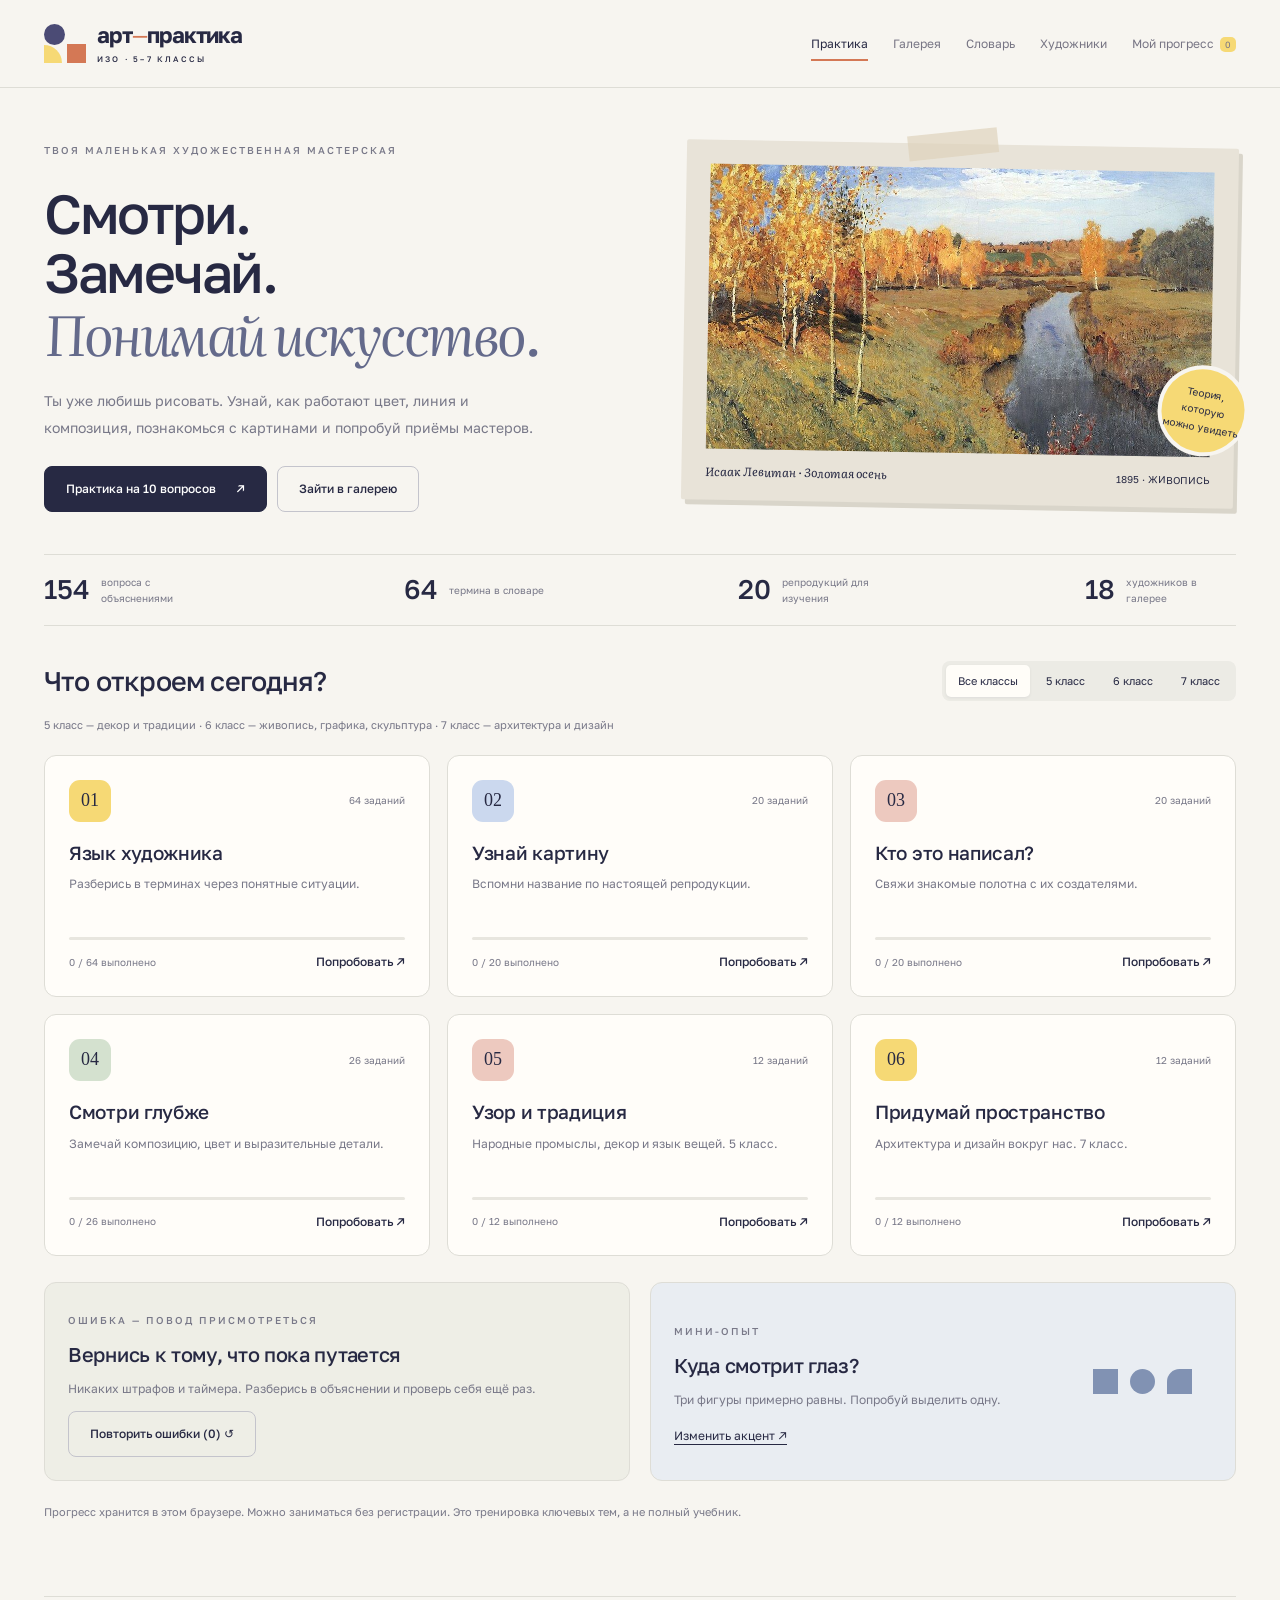
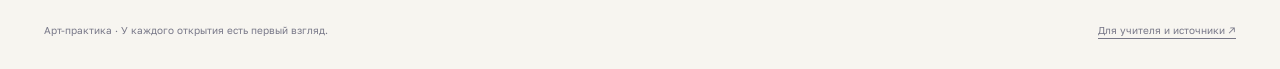
<file: index.html>
<!doctype html><html lang="ru"><head><meta charset="utf-8"><meta name="viewport" content="width=device-width,initial-scale=1"><meta name="theme-color" content="#262944"><meta name="description" content="ИЗО для 5–7 классов: художественные термины, известные картины и художники. Короткие тренировки, галерея, объяснения и повторение ошибок."><title>Арт-практика · Смотри. Замечай. Понимай.</title><link rel="stylesheet" href="style.css"><script defer src="content.js"></script><script defer src="sources.js"></script><script defer src="app.js?v=2"></script></head><body><header><a href="#" class="brand" id="brand"><span class="brand-icon"><i></i><i></i><i></i></span><span>арт<span class="brand-hyphen">—</span>практика<small>ИЗО · 5–7 КЛАССЫ</small></span></a><nav aria-label="Основная навигация"><button data-page="home" class="nav-button active">Практика</button><button data-page="gallery" class="nav-button">Галерея</button><button data-page="dictionary" class="nav-button">Словарь</button><button data-page="artists" class="nav-button">Художники</button><button data-page="stats" class="nav-button">Мой прогресс <span id="nav-dot"></span></button></nav></header><main id="app"></main><footer><span>Арт-практика · У каждого открытия есть первый взгляд.</span><button class="link-button" id="aboutBtn">Для учителя и источники ↗</button></footer><dialog id="modal"><button class="close" id="closeModal" aria-label="Закрыть">×</button><div id="modalBody"></div></dialog><div id="toast" role="status"></div></body></html>
</file>
<file: style.css>
@import url('https://fonts.googleapis.com/css2?family=Golos+Text:wght@400;500;600;700;800&family=Literata:opsz,wght@7..72,400;7..72,500&display=swap');
:root{--ink:#272943;--muted:#787888;--paper:#f7f5f0;--line:#deddd6;--yellow:#f6d975;--blue:#cbd8ee;--pink:#edc9bf;--green:#d4e1cf;--purple:#4b4b75;--orange:#d47855}*{box-sizing:border-box}body{margin:0;background:var(--paper);color:var(--ink);font:15px/1.65 'Golos Text',Arial,sans-serif}button,input,select,textarea{font:inherit}button{cursor:pointer;color:inherit}button:disabled{cursor:default}a{color:inherit;text-underline-offset:3px}header{max-width:1320px;margin:auto;padding:23px 44px;display:flex;align-items:center;justify-content:space-between;gap:20px;border-bottom:1px solid var(--line)}.brand{display:flex;align-items:center;gap:11px;text-decoration:none;line-height:1.1;font-weight:700;font-size:22px;letter-spacing:-1px;white-space:nowrap}.brand small{display:block;font-size:8px;font-weight:500;letter-spacing:2.2px;margin-top:8px}.brand-hyphen{font-weight:400;color:var(--orange)}.brand-icon{width:42px;height:39px;position:relative}.brand-icon i{position:absolute;display:block}.brand-icon i:nth-child(1){width:21px;height:21px;background:var(--purple);border-radius:50%;left:0;top:0}.brand-icon i:nth-child(2){width:19px;height:19px;background:var(--orange);right:0;bottom:0}.brand-icon i:nth-child(3){width:18px;height:18px;background:var(--yellow);left:0;bottom:0;border-radius:0 18px 0 0}nav{display:flex;gap:25px;align-items:center}.nav-button{font-size:12px;background:none;border:0;padding:9px 0;position:relative;color:#777584;white-space:nowrap}.nav-button.active{color:var(--ink)}.nav-button.active:after{content:'';position:absolute;bottom:1px;left:0;right:0;height:2px;background:var(--orange)}#nav-dot{background:var(--yellow);font-size:9px;padding:2px 5px;border-radius:5px;margin-left:3px}main{max-width:1232px;margin:auto;padding-bottom:65px;min-height:74vh}.eyebrow{font-size:10px;font-weight:500;letter-spacing:2px;text-transform:uppercase;color:var(--muted)}h1{font-size:clamp(38px,4.3vw,61px);font-weight:500;line-height:1.08;letter-spacing:-2.5px;margin:23px 0}h1 em{font-family:'Literata',Georgia,serif;font-weight:400;color:#646a8b}h2{font-size:27px;font-weight:500;letter-spacing:-.8px;line-height:1.3;margin:10px 0 20px}h3{font-size:18px;font-weight:500;letter-spacing:-.3px;line-height:1.35;margin:10px 0}p{margin:10px 0}.muted{color:var(--muted)}.hero{display:grid;grid-template-columns:1.04fr 1fr;gap:65px;padding:48px 0 42px;align-items:center}.hero-lead{font-size:14px;color:var(--muted);max-width:490px;line-height:1.9}.hero-actions{display:flex;gap:10px;flex-wrap:wrap;margin-top:25px}.btn{border:1px solid var(--ink);background:var(--ink);color:#fff;border-radius:8px;padding:13px 21px;font-size:12px;font-weight:500;display:inline-flex;justify-content:center;align-items:center;gap:20px;text-decoration:none;line-height:1.5}.btn:hover{background:#41445e}.btn.secondary{color:var(--ink);background:transparent;border-color:#c4c4cc}.btn.secondary:hover{background:#eae9ef}.btn:disabled{opacity:.4}.hero-art{padding:24px 24px 18px;background:#e8e3d8;position:relative;transform:rotate(1deg);border-radius:2px;box-shadow:4px 5px 0 #d9d5ca;max-width:100%}.hero-art:before{content:'';width:90px;height:25px;background:#ded3bbaa;position:absolute;top:-12px;left:40%;transform:rotate(-7deg);z-index:1}.hero-art img{width:100%;height:285px;object-fit:cover;display:block}.hero-caption{display:flex;justify-content:space-between;align-items:center;gap:10px;font-size:10px;margin-top:13px}.hero-caption i{font-family:'Literata',Georgia,serif;font-size:12px}.hero-sticker{position:absolute;right:-14px;bottom:52px;border-radius:50%;width:91px;height:91px;background:var(--yellow);display:flex;align-items:center;justify-content:center;text-align:center;font-size:10px;line-height:1.7;transform:rotate(10deg);border:4px solid var(--paper)}.metrics{display:flex;justify-content:space-between;gap:20px;border-top:1px solid var(--line);border-bottom:1px solid var(--line);padding:19px 0;margin-bottom:35px}.metric{display:flex;align-items:center;gap:11px}.metric b{font-size:27px;font-weight:500;line-height:1.1}.metric span{font-size:10px;color:var(--muted);line-height:1.6;max-width:110px}.section-head{display:flex;justify-content:space-between;align-items:center;gap:20px;margin:25px 0 22px}.section-head h2{margin:0}.grade-filter,.segmented{display:flex;gap:4px;background:#ecebe5;border-radius:8px;padding:4px}.grade-filter button,.segmented button{border:0;background:none;border-radius:5px;padding:7px 12px;font-size:11px;white-space:nowrap}.grade-filter button.on,.segmented button.on{background:#fffdf8;box-shadow:0 1px 3px #27294312}.modules{display:grid;grid-template-columns:repeat(3,1fr);gap:17px}.module{border:1px solid var(--line);border-radius:12px;background:#fffdf9;padding:24px;display:flex;flex-direction:column;transition:transform .2s,box-shadow .2s}.module:hover{transform:translateY(-3px);box-shadow:0 7px 15px #27294309}.module-top{display:flex;justify-content:space-between;align-items:center;margin-bottom:18px}.module-icon{width:42px;height:42px;border-radius:11px;display:flex;align-items:center;justify-content:center;font-family:Georgia,serif;font-size:18px}.yellow{background:var(--yellow)}.blue{background:var(--blue)}.pink{background:var(--pink)}.green{background:var(--green)}.module-count{font-size:10px;color:var(--muted)}.module p{font-size:12px;line-height:1.8;color:var(--muted);margin:0 0 20px;min-height:44px}.module h3{font-size:19px;margin:0 0 8px}.module-footer{display:flex;justify-content:space-between;align-items:center;margin-top:auto;font-size:10px;color:var(--muted)}.module-footer button,.link-button{border:0;background:none;padding:0;font-size:12px;color:var(--ink);text-decoration:underline;text-underline-offset:4px}.module-footer button{font-weight:500;text-decoration:none}.bar{height:3px;background:#e8e6df;border-radius:3px;margin:0 0 12px}.bar i{height:100%;display:block;background:#777b9f;border-radius:3px}.below-grid{display:grid;grid-template-columns:1fr 1fr;gap:20px;margin-top:26px}.repeat-box,.lab-box{border:1px solid var(--line);border-radius:12px;padding:23px;background:#eeeee6}.repeat-box h3,.lab-box h3{font-size:20px}.repeat-box p,.lab-box p{font-size:12px;color:var(--muted);line-height:1.9}.lab-box{background:#e9edf2;display:grid;grid-template-columns:1fr 140px;gap:12px;align-items:center}.lab-shapes{display:flex;gap:12px;align-items:center;justify-content:center;min-height:85px}.lab-shapes span{background:#8192b3;display:block;width:25px;height:25px;transition:all .4s}.lab-shapes span:nth-child(2){border-radius:50%}.lab-shapes span:nth-child(3){border-radius:50% 0 0 0}.lab-shapes.accent span:nth-child(2){width:45px;height:45px;background:#db7551}.lab-shapes.warm span{background:#db7551}.lab-shapes.warm span:nth-child(2){background:#eab752}.lab-shapes.warm span:nth-child(3){background:#b35a54}.small{font-size:11px}.page-head{padding:37px 0 20px;display:flex;justify-content:space-between;align-items:end;gap:25px}.page-head h1{font-size:44px;margin:14px 0}.page-head p{font-size:13px;color:var(--muted);max-width:650px}.search-row{display:flex;gap:14px;align-items:center;margin:12px 0 25px}.search{border:1px solid #d0d0d8;border-radius:9px;background:#fffdf9;padding:12px 16px;color:var(--ink);width:100%;font-size:13px}.search-row .search{max-width:440px}.gallery{display:grid;grid-template-columns:repeat(4,1fr);gap:22px 18px}.art-card{border:1px solid var(--line);border-radius:10px;background:#fffdf9;overflow:hidden}.art-card button{width:100%;border:0;padding:0;background:#e9e5dd;display:block}.art-card img{width:100%;height:205px;object-fit:contain;display:block;padding:12px;transition:transform .3s}.art-card button:hover img{transform:scale(1.035)}.art-card-body{padding:16px}.art-card h3{font-size:15px;margin:0 0 5px}.art-card p{font-size:11px;color:var(--muted);margin:2px 0}.art-card .tag{margin-top:10px}.tag{font-size:9px;border-radius:4px;padding:3px 7px;background:#e8e9ed;color:#585c75;display:inline-block}.dictionary{display:grid;grid-template-columns:repeat(3,1fr);gap:16px}.term-card{border:1px solid var(--line);border-radius:11px;background:#fffdf9;padding:23px}.term-card h3{font-size:18px;margin:9px 0 12px}.term-card p{font-size:12px}.term-card details{font-size:11px;margin-top:16px}.term-card summary{cursor:pointer;color:#666e91}.try-box{border-left:2px solid #c4a64c;padding:9px 12px;background:#f8f0d4;margin-top:15px;font-size:12px}.try-box b{font-weight:500;display:block;font-size:11px;margin-bottom:3px}.artists-grid{display:grid;grid-template-columns:repeat(3,1fr);gap:18px}.artist-card{background:#fffdf9;border:1px solid var(--line);border-radius:12px;padding:23px;display:flex;flex-direction:column}.artist-no{font:13px Georgia;color:var(--muted)}.artist-card h3{font-size:21px;margin:15px 0}.artist-works{display:flex;gap:9px;flex-wrap:wrap;margin-top:auto}.artist-works button{border:1px solid var(--line);padding:7px 9px;background:var(--paper);border-radius:6px;font-size:11px;text-align:left}.practice{max-width:1010px;margin:32px auto 0}.back{border:0;background:none;padding:0;font-size:12px;color:var(--muted);margin-bottom:20px}.practice-top{display:flex;justify-content:space-between;font-size:12px;margin-bottom:11px;gap:15px}.practice-top span{color:var(--muted)}.practice .bar{height:5px;margin-bottom:24px}.q-card{border:1px solid var(--line);border-radius:15px;padding:28px;background:#fffdf9}.q-grid{display:grid;grid-template-columns:1.12fr 1fr;gap:29px;align-items:start}.q-grid.no-art{display:block;max-width:700px;margin:auto}.q-image{background:#eae6dd;border:0;width:100%;border-radius:7px;padding:15px;display:flex;align-items:center;justify-content:center;min-height:330px;cursor:zoom-in}.q-image img{width:100%;max-height:455px;object-fit:contain;display:block}.image-hint{text-align:center;font-size:10px;color:var(--muted);margin-top:7px}.q-prompt{font-size:23px;font-weight:500;line-height:1.45;margin:13px 0 23px;letter-spacing:-.6px}.q-text{font:24px/1.65 'Literata',Georgia,serif;margin:20px 0 27px}.options{display:grid;gap:9px}.option{width:100%;text-align:left;display:flex;align-items:center;gap:12px;border:1px solid #d8d8df;border-radius:9px;background:#fff;padding:13px 14px;font-size:13px;line-height:1.5}.option:not(:disabled):hover{border-color:#8f92ab;background:#f6f6fa}.option.selected{border-color:var(--purple);box-shadow:inset 0 0 0 1px var(--purple);background:#efeff6}.option.correct{border-color:#7c9975;background:#eaf2e5}.option.incorrect{border-color:#be8a72;background:#f7e6dc}.option-index{width:23px;height:23px;flex:0 0 23px;display:grid;place-items:center;border:1px solid #d5d6dd;border-radius:5px;font-size:10px;color:var(--muted)}.actions{display:flex;justify-content:space-between;gap:12px;margin-top:24px;align-items:center}.feedback{padding:17px 19px;background:#eaf0e2;border-radius:9px;margin-top:20px;font-size:12px;line-height:1.85}.feedback.wrong{background:#f6e6db}.feedback b{font-weight:600}.feedback-title{font-size:16px;font-weight:500;margin-bottom:5px}.feedback .source{font-size:10px;margin-top:9px;color:var(--muted)}.hint{background:#eeeff5;border-left:2px solid #a2a9ca;padding:12px 15px;font-size:12px;margin:18px 0}.hint-button{border:0;background:none;padding:6px 0;font-size:11px;color:#74799b;text-decoration:underline;text-underline-offset:4px}.setup{max-width:700px;margin:35px auto}.setup h1{font-size:43px}.setup .options{margin-top:26px}.setup .option{justify-content:space-between;padding:17px}.setup .option small{font-size:10px;color:var(--muted)}.setup-note{font-size:11px;color:var(--muted);margin-top:22px}.center{text-align:center}.result{max-width:740px;margin:45px auto}.result-mark{font-size:43px;font-weight:500;background:var(--yellow);border-radius:50%;width:135px;height:135px;display:flex;align-items:center;justify-content:center;margin:22px auto}.result h2{font:32px/1.3 'Literata',Georgia,serif;margin:22px 0}.result p{font-size:13px}.result .hero-actions{justify-content:center}.stats-grid{display:grid;grid-template-columns:repeat(3,1fr);gap:15px;margin:15px 0 25px}.stats-tile{border-radius:10px;padding:21px;background:var(--blue)}.stats-tile b{display:block;font-size:32px;font-weight:500}.stats-tile span{font-size:11px}.stats-table{width:100%;border-collapse:collapse;font-size:12px}.stats-table th{font-weight:500;color:var(--muted)}.stats-table td,.stats-table th{text-align:left;border-bottom:1px solid var(--line);padding:14px 8px}.stats-table td:last-child,.stats-table th:last-child{text-align:right}.report{width:100%;min-height:180px;resize:vertical;border:1px solid var(--line);border-radius:9px;padding:15px;background:#f8f8f3;color:var(--ink);font:11px/1.8 monospace}.danger{color:#a66550}.empty{padding:35px 0;font-size:14px;color:var(--muted)}footer{max-width:1232px;margin:auto;padding:25px 0 30px;border-top:1px solid var(--line);display:flex;justify-content:space-between;gap:20px;color:var(--muted);font-size:10px}footer .link-button{font-size:10px;color:var(--muted)}dialog{max-width:970px;width:calc(100% - 28px);max-height:92vh;border:1px solid var(--line);border-radius:14px;padding:35px;background:var(--paper);color:var(--ink);box-shadow:0 20px 100px #15183255}dialog::backdrop{background:#151832aa;backdrop-filter:blur(4px)}.close{position:sticky;top:0;float:right;z-index:3;background:#fffdf9;border:1px solid var(--line);border-radius:50%;width:33px;height:33px;line-height:1;font-size:23px}.modal-art{width:100%;max-height:69vh;object-fit:contain;display:block;margin:10px auto}.modal-caption{max-width:770px;margin:20px auto 0}.modal-caption h2{font-size:25px}.modal-caption p{font-size:12px}.modal-caption .source{font-size:10px;color:var(--muted)}.source-list{padding-left:20px;font-size:12px;line-height:1.9}.source-list li{margin:10px 0}#toast{display:none;position:fixed;bottom:24px;left:50%;transform:translateX(-50%);padding:13px 20px;border-radius:9px;background:var(--ink);color:#fff;max-width:90vw;font-size:12px;z-index:10}button:focus-visible,a:focus-visible,input:focus-visible,textarea:focus-visible,summary:focus-visible{outline:3px solid #cf9f36;outline-offset:4px}.keyboard{font-size:10px;color:var(--muted);margin-top:14px}@media(max-width:1320px){main,footer{margin-left:44px;margin-right:44px}}@media(max-width:1080px){nav{gap:16px}.nav-button{font-size:11px}header{padding:20px 30px}main,footer{margin-left:30px;margin-right:30px}.hero{gap:40px}.gallery{grid-template-columns:repeat(3,1fr)}.hero-art img{height:260px}.metric b{font-size:24px}.metric span{font-size:9px}.dictionary{grid-template-columns:repeat(2,1fr)}.artists-grid{grid-template-columns:repeat(2,1fr)}}@media(max-width:800px){header{align-items:start;flex-direction:column;gap:17px}nav{justify-content:space-between;width:100%;gap:10px;overflow:auto}.hero{gap:25px}.hero-art{padding:15px}.hero-art img{height:225px}.hero-sticker{width:74px;height:74px;font-size:8px}.modules{grid-template-columns:repeat(2,1fr)}.hero h1{font-size:43px}.metric{gap:7px}.metrics{gap:12px}.metric span{max-width:90px}.q-grid{grid-template-columns:1fr}.q-image img{max-height:340px}.q-image{min-height:0}.gallery{grid-template-columns:repeat(3,1fr)}.art-card img{height:165px}.below-grid{grid-template-columns:1fr}.page-head{align-items:start;flex-direction:column;gap:4px}.section-head{align-items:start;flex-direction:column;gap:15px}.search-row{flex-wrap:wrap}.q-grid{gap:20px}.q-card{padding:23px}}@media(max-width:560px){body{font-size:14px}header{padding:18px 20px;gap:15px}.brand{font-size:21px}.nav-button{font-size:10px;padding:7px 0}nav{gap:16px;justify-content:start;padding-bottom:3px}.brand-icon{transform:scale(.85);transform-origin:left center;width:36px}main,footer{margin-left:20px;margin-right:20px}.hero{grid-template-columns:1fr;padding:29px 0 32px;gap:33px}.hero h1{font-size:43px;margin:18px 0;letter-spacing:-2px}.hero-lead{font-size:13px}.hero-art{max-width:94%;margin:0 6px}.hero-art img{height:215px}.hero-sticker{right:-16px;bottom:45px}.hero-caption{font-size:8px}.hero-caption i{font-size:10px}.metrics{display:grid;grid-template-columns:1fr 1fr;gap:18px;padding:20px 0}.metric b{font-size:26px}.metric span{font-size:10px;max-width:115px}.modules{grid-template-columns:1fr;gap:12px}.module{padding:21px}.module p{min-height:0;margin-bottom:18px}.module-top{margin-bottom:14px}.module h3{font-size:20px}.module-count,.module-footer{font-size:11px}.module-footer button{font-size:13px}.grade-filter button{font-size:10px;padding:7px 11px}.section-head h2{font-size:24px}.gallery{grid-template-columns:repeat(2,1fr);gap:13px 10px}.art-card img{height:155px;padding:8px}.art-card-body{padding:12px}.art-card h3{font-size:13px}.art-card p{font-size:10px}.tag{font-size:8px}.dictionary,.artists-grid{grid-template-columns:1fr}.term-card{padding:21px}.page-head{padding-top:24px}.page-head h1{font-size:37px;letter-spacing:-1.5px}.page-head p{font-size:12px}.search-row .search{max-width:none}.q-card{padding:20px 16px}.q-prompt{font-size:21px}.q-text{font-size:22px}.option{font-size:12px;padding:13px 11px;gap:10px}.q-image{padding:10px}.q-image img{max-height:300px}.actions{gap:10px}.btn{font-size:11px;padding:12px 15px;gap:10px}.practice-top{font-size:10px}.keyboard{display:none}.setup h1{font-size:36px}.setup .option{font-size:12px}.setup .option small{font-size:9px}.setup .option{gap:10px}.stats-grid{gap:8px}.stats-tile{padding:15px 12px}.stats-tile b{font-size:26px}.stats-tile span{font-size:9px}.stats-table{font-size:10px}.stats-table td,.stats-table th{padding:12px 3px}.lab-box{grid-template-columns:1fr 100px;padding:20px}.lab-shapes{gap:7px}.lab-shapes span{width:20px;height:20px}.lab-shapes.accent span:nth-child(2){width:34px;height:34px}.lab-box h3{font-size:18px}.result h2{font-size:27px}.result .q-card{padding:25px 18px}footer{flex-direction:column;gap:7px;padding:22px 0}dialog{padding:20px}.modal-caption h2{font-size:22px}.modal-art{max-height:65vh}}
</file>
